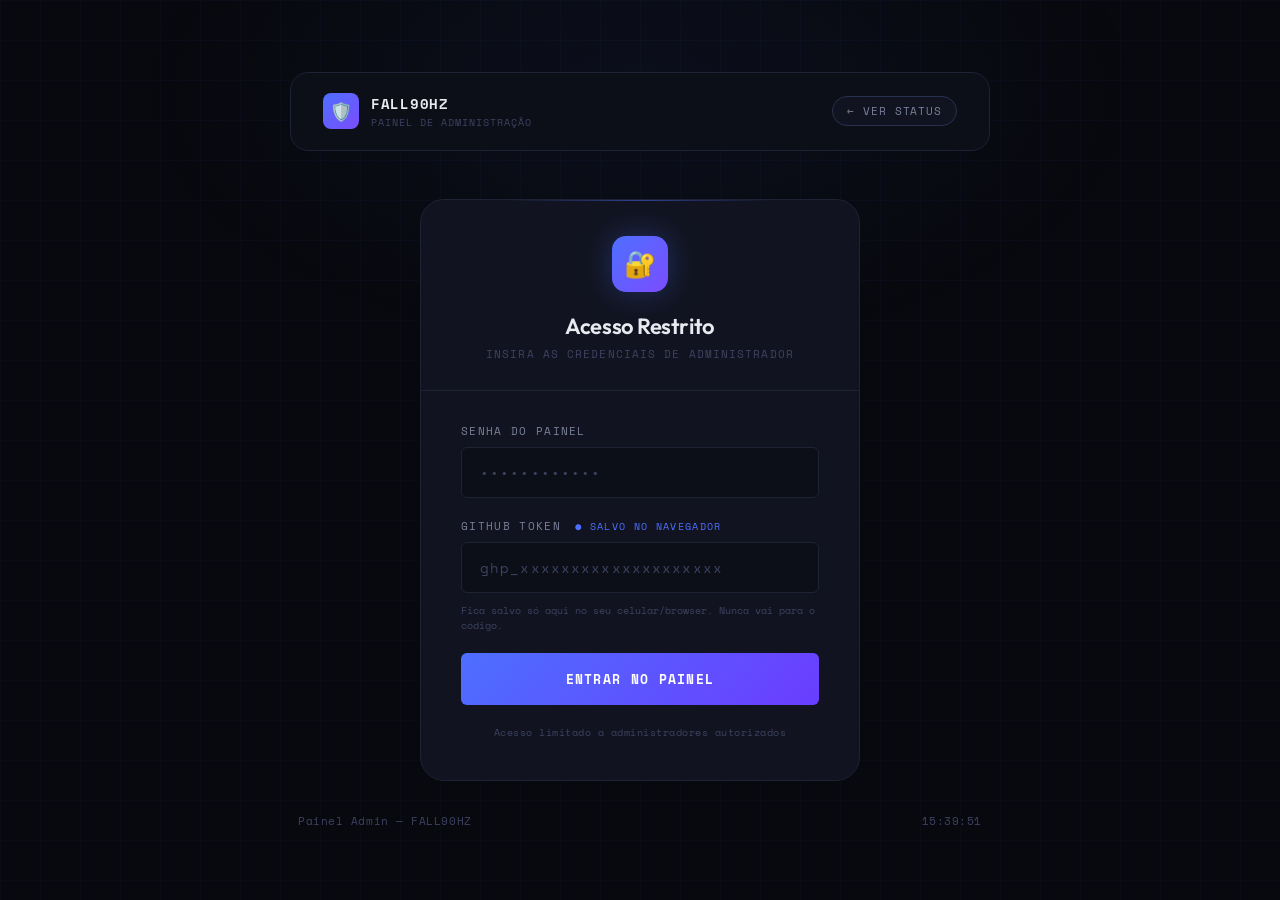
<file: admin.html>
<!DOCTYPE html>
<html lang="pt-BR">
<head>
  <meta charset="UTF-8" />
  <meta name="viewport" content="width=device-width, initial-scale=1.0" />
  <title>Admin — FALL90HZ Bot Monitor</title>
  <link rel="stylesheet" href="style.css" />
  <link rel="icon" href="data:image/svg+xml,<svg xmlns='http://www.w3.org/2000/svg' viewBox='0 0 32 32'><rect width='32' height='32' rx='8' fill='%234d6fff'/><text x='8' y='22' font-size='16'>🔑</text></svg>" />
</head>
<body>

  <div class="page-wrapper">

    <header class="site-header fade-in" style="max-width:700px;">
      <div class="logo">
        <div class="logo-icon">🛡️</div>
        <div>
          <div class="logo-text">FALL90HZ</div>
          <div class="logo-sub">Painel de Administração</div>
        </div>
      </div>
      <a href="index.html" class="header-badge" style="cursor:pointer;text-decoration:none;">← Ver Status</a>
    </header>

    <!-- LOGIN FORM -->
    <div id="login-view" class="fade-in-delay-1">
      <div class="login-card">
        <div class="card-glow"></div>

        <div class="login-header">
          <div class="login-icon">🔐</div>
          <div class="login-title">Acesso Restrito</div>
          <div class="login-sub">Insira as credenciais de administrador</div>
        </div>

        <div class="login-body">

          <div class="field-group">
            <label class="field-label" for="password-input">Senha do Painel</label>
            <input class="field-input" type="password" id="password-input" placeholder="••••••••••••" autocomplete="current-password" />
          </div>

          <div class="field-group" id="token-group">
            <label class="field-label" for="token-input">
              GitHub Token
              <span style="color:var(--accent);font-size:10px;margin-left:6px;">● salvo no navegador</span>
            </label>
            <input class="field-input" type="password" id="token-input" placeholder="ghp_xxxxxxxxxxxxxxxxxxxx" autocomplete="off" />
            <span style="font-family:var(--mono);font-size:10px;color:var(--text-muted);margin-top:2px;">
              Fica salvo só aqui no seu celular/browser. Nunca vai para o código.
            </span>
          </div>

          <div class="error-msg" id="login-error">✗ Senha incorreta. Tente novamente.</div>
          <div class="error-msg" id="token-error" style="border-color:rgba(255,160,0,0.3);color:#ffa500;background:rgba(255,160,0,0.07);">
            ⚠ Informe o GitHub Token para continuar.
          </div>

          <button class="btn-primary" onclick="handleLogin()">Entrar no Painel</button>

          <p style="text-align:center;font-family:var(--mono);font-size:10px;color:var(--text-muted);letter-spacing:0.05em;">
            Acesso limitado a administradores autorizados
          </p>
        </div>
      </div>
    </div>

    <!-- ADMIN DASHBOARD -->
    <div id="admin-view" style="display:none;width:100%;max-width:700px;" class="fade-in-delay-1">

      <div class="admin-card">
        <div class="card-glow"></div>

        <div class="admin-header">
          <div>
            <div class="admin-title">Controle do Bot</div>
            <div class="admin-user" style="margin-top:4px;">Logado como: <span style="color:var(--accent);">Administrador</span></div>
          </div>
          <div style="display:flex;gap:10px;align-items:center;flex-wrap:wrap;">
            <button class="btn-logout" onclick="clearToken()" title="Apagar token salvo">🗑 Apagar Token</button>
            <button class="btn-logout" onclick="handleLogout()">Sair ↩</button>
          </div>
        </div>

        <div class="admin-status-display">
          <span class="admin-status-label">Status Atual</span>
          <div class="admin-status-badge badge-offline" id="admin-badge">
            <div class="badge-dot"></div>
            <span class="badge-text" id="admin-badge-text">Carregando...</span>
          </div>
          <p style="font-family:var(--mono);font-size:11px;color:var(--text-muted);margin-top:4px;" id="admin-status-updated">
            Verificando...
          </p>
        </div>

        <div class="admin-controls">
          <button class="btn-control btn-online" id="btn-ligar" onclick="setStatus('online')">
            <span class="ctrl-icon">🟢</span>
            <span class="ctrl-label">Ligar Bot</span>
            <span class="ctrl-desc">Definir status como ONLINE</span>
          </button>
          <button class="btn-control btn-offline" id="btn-desligar" onclick="setStatus('offline')">
            <span class="ctrl-icon">🔴</span>
            <span class="ctrl-label">Desligar Bot</span>
            <span class="ctrl-desc">Definir status como OFFLINE</span>
          </button>
        </div>

        <div class="admin-log" id="admin-log">
          <div class="log-line">
            <span class="log-time">[SISTEMA]</span>
            Aguardando ações do administrador...
          </div>
        </div>

      </div>
    </div>

    <footer class="site-footer fade-in-delay-2" style="max-width:700px;">
      <span class="footer-text">Painel Admin — FALL90HZ</span>
      <span class="footer-text" id="footer-clock"></span>
    </footer>

  </div>

  <div class="toast" id="toast">
    <span id="toast-icon">✓</span>
    <span id="toast-text">Mensagem</span>
  </div>

  <script src="admin.js"></script>
</body>
</html>
</file>
<file: style.css>
@import url('https://fonts.googleapis.com/css2?family=Space+Mono:ital,wght@0,400;0,700;1,400&family=Outfit:wght@300;400;500;600;700&display=swap');

/* ===== RESET & BASE ===== */
*, *::before, *::after {
  box-sizing: border-box;
  margin: 0;
  padding: 0;
}

:root {
  --bg-primary:    #08090e;
  --bg-secondary:  #0d0f18;
  --bg-card:       #111420;
  --bg-card-hover: #161929;
  --border:        #1e2235;
  --border-glow:   #2a3050;

  --text-primary:   #e8eaf0;
  --text-secondary: #7a8099;
  --text-muted:     #3d4260;

  --online:       #00e87a;
  --online-dim:   #00b85e;
  --online-glow:  rgba(0, 232, 122, 0.25);
  --online-bg:    rgba(0, 232, 122, 0.06);

  --offline:      #ff3d5a;
  --offline-dim:  #cc2f48;
  --offline-glow: rgba(255, 61, 90, 0.25);
  --offline-bg:   rgba(255, 61, 90, 0.06);

  --accent:       #4d6fff;
  --accent-dim:   #3a55d9;
  --accent-glow:  rgba(77, 111, 255, 0.3);

  --mono: 'Space Mono', monospace;
  --sans: 'Outfit', sans-serif;

  --radius-sm: 6px;
  --radius-md: 12px;
  --radius-lg: 18px;
  --radius-xl: 24px;
}

html { scroll-behavior: smooth; }

body {
  font-family: var(--sans);
  background-color: var(--bg-primary);
  color: var(--text-primary);
  min-height: 100vh;
  overflow-x: hidden;
  position: relative;
}

/* Subtle grid background */
body::before {
  content: '';
  position: fixed;
  inset: 0;
  background-image:
    linear-gradient(rgba(77, 111, 255, 0.03) 1px, transparent 1px),
    linear-gradient(90deg, rgba(77, 111, 255, 0.03) 1px, transparent 1px);
  background-size: 40px 40px;
  pointer-events: none;
  z-index: 0;
}

/* Radial glow from center */
body::after {
  content: '';
  position: fixed;
  top: -20%;
  left: 50%;
  transform: translateX(-50%);
  width: 80vw;
  height: 60vh;
  background: radial-gradient(ellipse, rgba(77, 111, 255, 0.06) 0%, transparent 70%);
  pointer-events: none;
  z-index: 0;
}

/* ===== LAYOUT ===== */
.page-wrapper {
  position: relative;
  z-index: 1;
  min-height: 100vh;
  display: flex;
  flex-direction: column;
  align-items: center;
  justify-content: center;
  padding: 40px 20px;
}

/* ===== HEADER ===== */
.site-header {
  width: 100%;
  max-width: 900px;
  display: flex;
  align-items: center;
  justify-content: space-between;
  padding: 20px 32px;
  margin-bottom: 48px;
  border: 1px solid var(--border);
  border-radius: var(--radius-lg);
  background: var(--bg-secondary);
  backdrop-filter: blur(10px);
}

.logo {
  display: flex;
  align-items: center;
  gap: 12px;
}

.logo-icon {
  width: 36px;
  height: 36px;
  border-radius: 8px;
  background: linear-gradient(135deg, var(--accent), #7b4dff);
  display: flex;
  align-items: center;
  justify-content: center;
  font-size: 18px;
}

.logo-text {
  font-family: var(--mono);
  font-size: 14px;
  font-weight: 700;
  color: var(--text-primary);
  letter-spacing: 0.05em;
}

.logo-sub {
  font-family: var(--mono);
  font-size: 10px;
  color: var(--text-muted);
  letter-spacing: 0.1em;
  text-transform: uppercase;
  margin-top: 1px;
}

.header-badge {
  font-family: var(--mono);
  font-size: 11px;
  padding: 6px 14px;
  border-radius: 20px;
  border: 1px solid var(--border-glow);
  color: var(--text-secondary);
  background: var(--bg-card);
  letter-spacing: 0.08em;
  text-transform: uppercase;
}

/* ===== MAIN CARD ===== */
.main-card {
  width: 100%;
  max-width: 900px;
  background: var(--bg-card);
  border: 1px solid var(--border);
  border-radius: var(--radius-xl);
  overflow: hidden;
  position: relative;
}

.card-glow {
  position: absolute;
  top: 0;
  left: 50%;
  transform: translateX(-50%);
  width: 60%;
  height: 1px;
  background: linear-gradient(90deg, transparent, var(--accent), transparent);
  opacity: 0.5;
}

/* ===== STATUS DISPLAY ===== */
.status-section {
  padding: 56px 48px;
  display: flex;
  flex-direction: column;
  align-items: center;
  gap: 32px;
  text-align: center;
}

.status-indicator {
  position: relative;
  display: flex;
  align-items: center;
  justify-content: center;
}

.status-ring {
  width: 120px;
  height: 120px;
  border-radius: 50%;
  border: 2px solid transparent;
  display: flex;
  align-items: center;
  justify-content: center;
  position: relative;
  transition: all 0.5s ease;
}

.status-ring::before {
  content: '';
  position: absolute;
  inset: -8px;
  border-radius: 50%;
  border: 1px solid transparent;
  transition: all 0.5s ease;
}

.status-dot {
  width: 56px;
  height: 56px;
  border-radius: 50%;
  transition: all 0.5s ease;
}

/* Online state */
.status-online .status-ring {
  border-color: var(--online);
  box-shadow: 0 0 30px var(--online-glow), inset 0 0 30px rgba(0,232,122,0.03);
  background: var(--online-bg);
}

.status-online .status-ring::before {
  border-color: rgba(0, 232, 122, 0.15);
  box-shadow: 0 0 50px var(--online-glow);
}

.status-online .status-dot {
  background: var(--online);
  box-shadow: 0 0 20px var(--online-glow), 0 0 40px rgba(0, 232, 122, 0.15);
  animation: pulse-online 2s ease-in-out infinite;
}

@keyframes pulse-online {
  0%, 100% { transform: scale(1); box-shadow: 0 0 20px var(--online-glow), 0 0 40px rgba(0, 232, 122, 0.15); }
  50% { transform: scale(1.08); box-shadow: 0 0 30px var(--online-glow), 0 0 60px rgba(0, 232, 122, 0.2); }
}

/* Offline state */
.status-offline .status-ring {
  border-color: var(--offline);
  box-shadow: 0 0 30px var(--offline-glow), inset 0 0 30px rgba(255,61,90,0.03);
  background: var(--offline-bg);
}

.status-offline .status-ring::before {
  border-color: rgba(255, 61, 90, 0.15);
  box-shadow: 0 0 50px var(--offline-glow);
}

.status-offline .status-dot {
  background: var(--offline);
  box-shadow: 0 0 20px var(--offline-glow);
}

/* Loading state */
.status-loading .status-ring {
  border-color: var(--border-glow);
  border-top-color: var(--accent);
  animation: spin 1s linear infinite;
  background: transparent;
  box-shadow: none;
}

.status-loading .status-dot {
  background: var(--text-muted);
  animation: none;
}

@keyframes spin {
  to { transform: rotate(360deg); }
}

/* ===== STATUS TEXT ===== */
.status-info {
  display: flex;
  flex-direction: column;
  align-items: center;
  gap: 10px;
}

.status-label {
  font-family: var(--mono);
  font-size: 11px;
  letter-spacing: 0.2em;
  text-transform: uppercase;
  color: var(--text-muted);
}

.status-value {
  font-family: var(--mono);
  font-size: 36px;
  font-weight: 700;
  letter-spacing: 0.05em;
  text-transform: uppercase;
  transition: color 0.5s ease;
}

.status-online .status-value { color: var(--online); }
.status-offline .status-value { color: var(--offline); }
.status-loading .status-value { color: var(--text-muted); font-size: 24px; }

.status-desc {
  font-size: 14px;
  color: var(--text-secondary);
  line-height: 1.6;
  max-width: 360px;
}

/* ===== STATS ROW ===== */
.stats-row {
  width: 100%;
  display: grid;
  grid-template-columns: repeat(3, 1fr);
  gap: 1px;
  background: var(--border);
  border-top: 1px solid var(--border);
}

.stat-box {
  background: var(--bg-card);
  padding: 28px 24px;
  display: flex;
  flex-direction: column;
  align-items: center;
  gap: 8px;
  transition: background 0.2s;
}

.stat-box:hover { background: var(--bg-card-hover); }

.stat-label {
  font-family: var(--mono);
  font-size: 10px;
  letter-spacing: 0.15em;
  text-transform: uppercase;
  color: var(--text-muted);
}

.stat-value {
  font-family: var(--mono);
  font-size: 22px;
  font-weight: 700;
  color: var(--text-primary);
}

.stat-sub {
  font-size: 12px;
  color: var(--text-secondary);
}

/* ===== FOOTER ===== */
.site-footer {
  width: 100%;
  max-width: 900px;
  margin-top: 32px;
  display: flex;
  align-items: center;
  justify-content: space-between;
  padding: 0 8px;
}

.footer-text {
  font-family: var(--mono);
  font-size: 11px;
  color: var(--text-muted);
  letter-spacing: 0.05em;
}

.footer-link {
  font-family: var(--mono);
  font-size: 11px;
  color: var(--text-secondary);
  text-decoration: none;
  letter-spacing: 0.05em;
  transition: color 0.2s;
}

.footer-link:hover { color: var(--accent); }

/* ===== REFRESH BUTTON ===== */
.btn-refresh {
  font-family: var(--mono);
  font-size: 12px;
  padding: 10px 20px;
  border-radius: var(--radius-sm);
  border: 1px solid var(--border-glow);
  background: transparent;
  color: var(--text-secondary);
  cursor: pointer;
  letter-spacing: 0.08em;
  text-transform: uppercase;
  transition: all 0.2s;
  display: flex;
  align-items: center;
  gap: 8px;
}

.btn-refresh:hover {
  border-color: var(--accent);
  color: var(--accent);
  background: rgba(77, 111, 255, 0.06);
}

.btn-refresh .icon { font-size: 14px; }

/* ===== ADMIN PAGE ===== */

/* Login form */
.login-card {
  width: 100%;
  max-width: 440px;
  background: var(--bg-card);
  border: 1px solid var(--border);
  border-radius: var(--radius-xl);
  overflow: hidden;
  position: relative;
}

.login-header {
  padding: 36px 40px 28px;
  border-bottom: 1px solid var(--border);
  text-align: center;
}

.login-icon {
  width: 56px;
  height: 56px;
  border-radius: 14px;
  background: linear-gradient(135deg, var(--accent), #7b4dff);
  display: flex;
  align-items: center;
  justify-content: center;
  font-size: 26px;
  margin: 0 auto 20px;
  box-shadow: 0 0 30px var(--accent-glow);
}

.login-title {
  font-size: 22px;
  font-weight: 600;
  letter-spacing: -0.02em;
  color: var(--text-primary);
}

.login-sub {
  font-family: var(--mono);
  font-size: 11px;
  color: var(--text-muted);
  letter-spacing: 0.1em;
  text-transform: uppercase;
  margin-top: 6px;
}

.login-body {
  padding: 32px 40px 40px;
  display: flex;
  flex-direction: column;
  gap: 20px;
}

.field-group {
  display: flex;
  flex-direction: column;
  gap: 8px;
}

.field-label {
  font-family: var(--mono);
  font-size: 11px;
  letter-spacing: 0.12em;
  text-transform: uppercase;
  color: var(--text-secondary);
}

.field-input {
  width: 100%;
  padding: 14px 18px;
  background: var(--bg-secondary);
  border: 1px solid var(--border);
  border-radius: var(--radius-sm);
  color: var(--text-primary);
  font-family: var(--mono);
  font-size: 14px;
  outline: none;
  transition: all 0.2s;
  letter-spacing: 0.08em;
}

.field-input:focus {
  border-color: var(--accent);
  box-shadow: 0 0 0 3px rgba(77, 111, 255, 0.12);
}

.field-input::placeholder { color: var(--text-muted); }

/* Buttons */
.btn-primary {
  width: 100%;
  padding: 16px;
  background: linear-gradient(135deg, var(--accent), #6b3dff);
  border: none;
  border-radius: var(--radius-sm);
  color: white;
  font-family: var(--mono);
  font-size: 13px;
  font-weight: 700;
  letter-spacing: 0.1em;
  text-transform: uppercase;
  cursor: pointer;
  transition: all 0.2s;
  position: relative;
  overflow: hidden;
}

.btn-primary::after {
  content: '';
  position: absolute;
  inset: 0;
  background: linear-gradient(135deg, rgba(255,255,255,0.1), transparent);
  opacity: 0;
  transition: opacity 0.2s;
}

.btn-primary:hover {
  transform: translateY(-2px);
  box-shadow: 0 8px 24px var(--accent-glow);
}

.btn-primary:hover::after { opacity: 1; }
.btn-primary:active { transform: translateY(0); }

/* Error message */
.error-msg {
  font-family: var(--mono);
  font-size: 11px;
  color: var(--offline);
  text-align: center;
  padding: 10px;
  background: var(--offline-bg);
  border: 1px solid rgba(255, 61, 90, 0.2);
  border-radius: var(--radius-sm);
  display: none;
  letter-spacing: 0.05em;
}

.error-msg.visible { display: block; }

/* ===== ADMIN DASHBOARD ===== */
.admin-card {
  width: 100%;
  max-width: 700px;
  background: var(--bg-card);
  border: 1px solid var(--border);
  border-radius: var(--radius-xl);
  overflow: hidden;
  position: relative;
}

.admin-header {
  padding: 28px 36px;
  border-bottom: 1px solid var(--border);
  display: flex;
  align-items: center;
  justify-content: space-between;
}

.admin-title {
  font-family: var(--mono);
  font-size: 13px;
  letter-spacing: 0.1em;
  text-transform: uppercase;
  color: var(--text-primary);
}

.admin-user {
  font-family: var(--mono);
  font-size: 11px;
  color: var(--text-muted);
  letter-spacing: 0.05em;
}

.btn-logout {
  font-family: var(--mono);
  font-size: 11px;
  padding: 8px 16px;
  border-radius: var(--radius-sm);
  border: 1px solid var(--border);
  background: transparent;
  color: var(--text-secondary);
  cursor: pointer;
  letter-spacing: 0.08em;
  text-transform: uppercase;
  transition: all 0.2s;
}

.btn-logout:hover {
  border-color: var(--offline);
  color: var(--offline);
  background: var(--offline-bg);
}

/* Current status display in admin */
.admin-status-display {
  padding: 40px 36px;
  display: flex;
  flex-direction: column;
  align-items: center;
  gap: 20px;
  border-bottom: 1px solid var(--border);
}

.admin-status-label {
  font-family: var(--mono);
  font-size: 10px;
  letter-spacing: 0.2em;
  text-transform: uppercase;
  color: var(--text-muted);
}

.admin-status-badge {
  display: flex;
  align-items: center;
  gap: 10px;
  padding: 14px 28px;
  border-radius: 100px;
  border: 1px solid transparent;
  transition: all 0.4s ease;
}

.admin-status-badge.badge-online {
  background: var(--online-bg);
  border-color: rgba(0, 232, 122, 0.2);
}

.admin-status-badge.badge-offline {
  background: var(--offline-bg);
  border-color: rgba(255, 61, 90, 0.2);
}

.badge-dot {
  width: 8px;
  height: 8px;
  border-radius: 50%;
  transition: background 0.4s;
}

.badge-online .badge-dot {
  background: var(--online);
  box-shadow: 0 0 8px var(--online-glow);
  animation: pulse-online 2s ease-in-out infinite;
}

.badge-offline .badge-dot { background: var(--offline); }

.badge-text {
  font-family: var(--mono);
  font-size: 20px;
  font-weight: 700;
  letter-spacing: 0.08em;
  text-transform: uppercase;
  transition: color 0.4s;
}

.badge-online .badge-text { color: var(--online); }
.badge-offline .badge-text { color: var(--offline); }

/* Control buttons */
.admin-controls {
  padding: 36px;
  display: grid;
  grid-template-columns: 1fr 1fr;
  gap: 16px;
}

.btn-control {
  padding: 24px 20px;
  border-radius: var(--radius-md);
  border: 1px solid transparent;
  cursor: pointer;
  font-family: var(--mono);
  font-size: 13px;
  font-weight: 700;
  letter-spacing: 0.1em;
  text-transform: uppercase;
  transition: all 0.25s;
  display: flex;
  flex-direction: column;
  align-items: center;
  gap: 10px;
  position: relative;
  overflow: hidden;
}

.btn-control .ctrl-icon { font-size: 28px; }
.btn-control .ctrl-label { font-size: 15px; }
.btn-control .ctrl-desc { font-size: 10px; opacity: 0.7; font-weight: 400; letter-spacing: 0.05em; }

.btn-online {
  background: var(--online-bg);
  border-color: rgba(0, 232, 122, 0.2);
  color: var(--online);
}

.btn-online:hover:not(:disabled) {
  background: rgba(0, 232, 122, 0.12);
  border-color: var(--online);
  box-shadow: 0 0 30px rgba(0, 232, 122, 0.12), inset 0 0 20px rgba(0, 232, 122, 0.04);
  transform: translateY(-3px);
}

.btn-offline {
  background: var(--offline-bg);
  border-color: rgba(255, 61, 90, 0.2);
  color: var(--offline);
}

.btn-offline:hover:not(:disabled) {
  background: rgba(255, 61, 90, 0.12);
  border-color: var(--offline);
  box-shadow: 0 0 30px rgba(255, 61, 90, 0.12), inset 0 0 20px rgba(255, 61, 90, 0.04);
  transform: translateY(-3px);
}

.btn-control:disabled {
  opacity: 0.35;
  cursor: not-allowed;
  transform: none !important;
}

/* Loading spinner in buttons */
.btn-control.loading .ctrl-icon {
  animation: spin 0.8s linear infinite;
}

/* Notification toast */
.toast {
  position: fixed;
  bottom: 32px;
  right: 32px;
  padding: 16px 24px;
  border-radius: var(--radius-md);
  border: 1px solid transparent;
  font-family: var(--mono);
  font-size: 12px;
  letter-spacing: 0.05em;
  display: flex;
  align-items: center;
  gap: 10px;
  z-index: 1000;
  transform: translateY(80px);
  opacity: 0;
  transition: all 0.35s cubic-bezier(0.34, 1.56, 0.64, 1);
  backdrop-filter: blur(10px);
}

.toast.show {
  transform: translateY(0);
  opacity: 1;
}

.toast-success {
  background: rgba(0, 232, 122, 0.1);
  border-color: rgba(0, 232, 122, 0.3);
  color: var(--online);
}

.toast-error {
  background: rgba(255, 61, 90, 0.1);
  border-color: rgba(255, 61, 90, 0.3);
  color: var(--offline);
}

/* Admin log */
.admin-log {
  margin: 0 36px 36px;
  padding: 16px;
  background: var(--bg-secondary);
  border: 1px solid var(--border);
  border-radius: var(--radius-sm);
  max-height: 120px;
  overflow-y: auto;
}

.log-line {
  font-family: var(--mono);
  font-size: 11px;
  color: var(--text-muted);
  line-height: 1.8;
  letter-spacing: 0.03em;
}

.log-line .log-time { color: var(--accent); margin-right: 8px; }
.log-line .log-ok { color: var(--online); }
.log-line .log-err { color: var(--offline); }

/* ===== ANIMATIONS ===== */
@keyframes fadeInUp {
  from { opacity: 0; transform: translateY(24px); }
  to { opacity: 1; transform: translateY(0); }
}

.fade-in { animation: fadeInUp 0.5s ease forwards; }
.fade-in-delay-1 { animation: fadeInUp 0.5s 0.1s ease both; }
.fade-in-delay-2 { animation: fadeInUp 0.5s 0.2s ease both; }
.fade-in-delay-3 { animation: fadeInUp 0.5s 0.3s ease both; }

/* ===== RESPONSIVE ===== */
@media (max-width: 640px) {
  .site-header { padding: 16px 20px; margin-bottom: 24px; }
  .status-section { padding: 40px 24px; }
  .stats-row { grid-template-columns: 1fr; gap: 0; }
  .admin-controls { grid-template-columns: 1fr; }
  .admin-header { flex-direction: column; gap: 12px; align-items: flex-start; }
  .toast { left: 16px; right: 16px; bottom: 16px; }
  .login-body { padding: 24px 28px 32px; }
  .login-header { padding: 28px 28px 20px; }
}

/* ===== SCROLLBAR ===== */
::-webkit-scrollbar { width: 4px; }
::-webkit-scrollbar-track { background: var(--bg-primary); }
::-webkit-scrollbar-thumb { background: var(--border-glow); border-radius: 2px; }
::-webkit-scrollbar-thumb:hover { background: var(--accent); }
</file>
